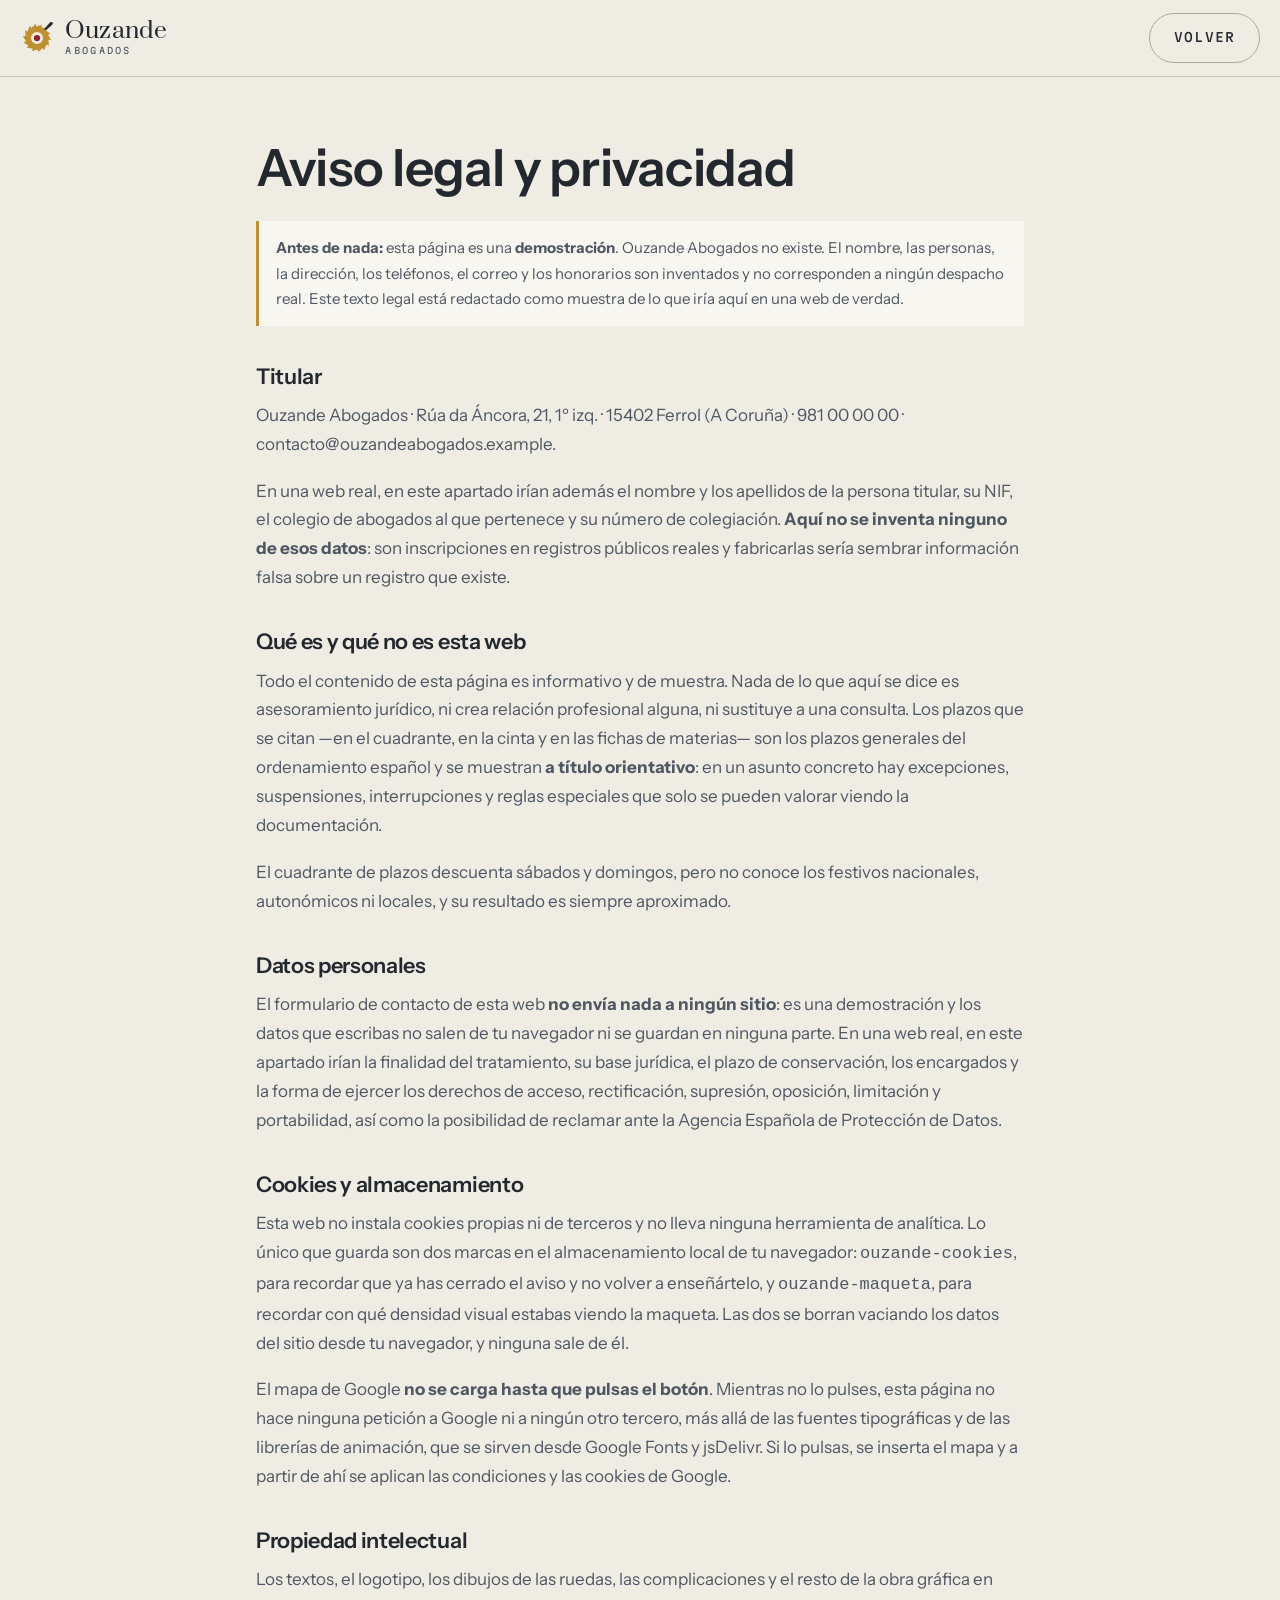
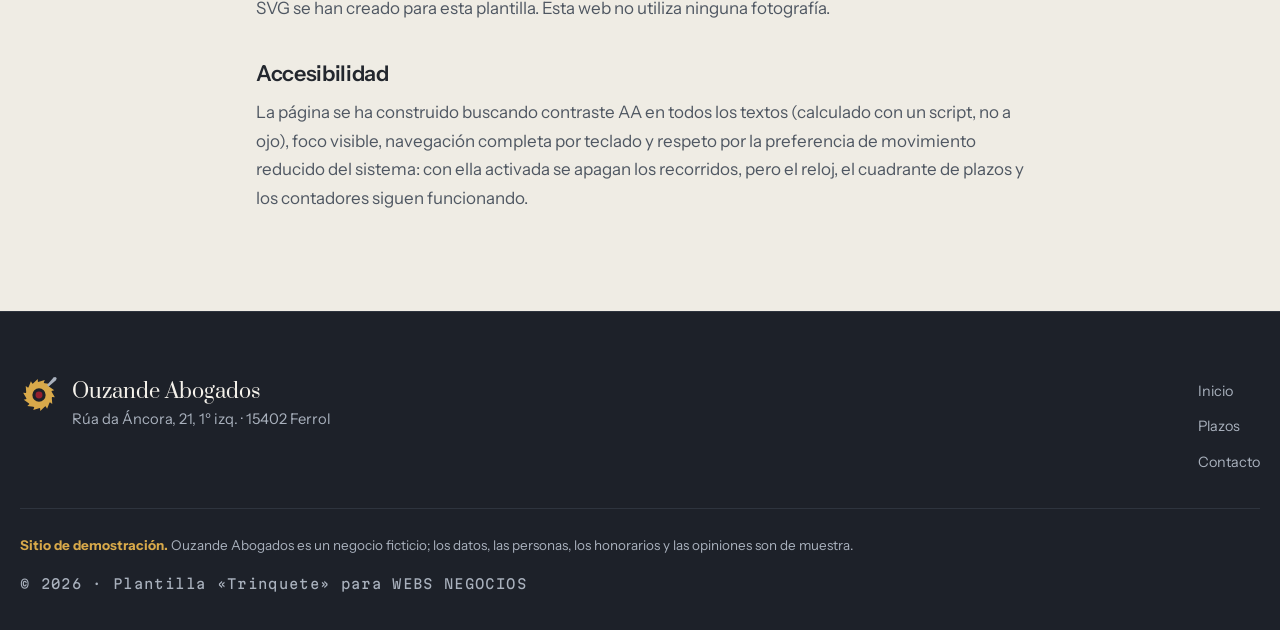
<file: legal.html>
<!DOCTYPE html>
<!--
  Sitio de demostración. Ouzande Abogados es un despacho FICTICIO.
-->
<html lang="es">
<head>
<meta charset="UTF-8">
<meta name="viewport" content="width=device-width, initial-scale=1">
<title>Aviso legal y privacidad — Ouzande Abogados</title>
<meta name="description" content="Aviso legal, privacidad y política de cookies de Ouzande Abogados. Sitio de demostración de un despacho ficticio.">
<meta name="robots" content="noindex, nofollow">
<meta name="theme-color" content="#EFECE4">
<link rel="icon" href="favicon.svg" type="image/svg+xml">
<link rel="apple-touch-icon" href="assets/img/logo/icon-180.png">
<link rel="manifest" href="manifest.json">
<link rel="preconnect" href="https://fonts.googleapis.com">
<link rel="preconnect" href="https://fonts.gstatic.com" crossorigin>
<link rel="stylesheet" href="https://fonts.googleapis.com/css2?family=Instrument+Sans:wght@400;500;600;700&family=Martian+Mono:wght@400;500;700&family=Prata&display=swap">
<link rel="stylesheet" href="css/style.css">
</head>
<body>

<a class="salto-contenido" href="#contenido">Saltar al contenido</a>

<header class="cabecera">
  <div class="cabecera-caja">
    <a class="marca" href="index.html" aria-label="Ouzande Abogados, inicio">
      <svg class="marca-icono" viewBox="0 0 48 48" aria-hidden="true">
        <path fill="currentColor" fill-rule="evenodd" d="M24.00 7.40L31.27 5.15L29.97 8.51L31.20 9.04L38.73 10.17L36.10 12.64L36.98 13.65L43.27 17.93L39.83 19.01L40.18 20.31L43.99 26.89L40.43 26.38L40.18 27.69L40.76 35.28L37.77 33.27L36.98 34.35L34.20 41.43L32.39 38.33L31.20 38.96L25.63 44.13L25.34 40.55L24.00 40.60L16.73 42.85L18.03 39.49L16.80 38.96L9.27 37.83L11.90 35.36L11.02 34.35L4.73 30.07L8.17 28.99L7.82 27.69L4.01 21.11L7.57 21.62L7.82 20.31L7.24 12.72L10.23 14.73L11.02 13.65L13.80 6.57L15.61 9.67L16.80 9.04L22.37 3.87L22.66 7.45ZM32.4 24A8.4 8.4 0 1 0 15.6 24A8.4 8.4 0 1 0 32.4 24Z"/>
        <path class="marca-uneta" fill="var(--acero)" d="M42.6 1.7 45.8 4.9 36.2 13.3 34.2 11.3Z"/>
        <circle class="marca-uneta" fill="var(--acero)" cx="44.2" cy="3.3" r="2"/>
        <circle cx="24" cy="24" r="4.4" fill="var(--rubi)"/>
      </svg>
      <span class="marca-texto">
        <span class="marca-nombre">Ouzande</span>
        <span class="marca-cola">Abogados</span>
      </span>
    </a>
    <a class="boton boton-hueco" href="index.html">Volver</a>
  </div>
</header>

<main id="contenido" class="pagina">
  <div class="container pagina-caja">
    <h1>Aviso legal y privacidad</h1>

    <p class="cuadrante-explica" style="margin-bottom:2rem">
      <strong>Antes de nada:</strong> esta página es una <strong>demostración</strong>.
      Ouzande Abogados no existe. El nombre, las personas, la dirección, los
      teléfonos, el correo y los honorarios son inventados y no corresponden a
      ningún despacho real. Este texto legal está redactado como muestra de lo
      que iría aquí en una web de verdad.
    </p>

    <h2>Titular</h2>
    <p>
      Ouzande Abogados · Rúa da Áncora, 21, 1º izq. · 15402 Ferrol (A Coruña) ·
      981 00 00 00 · contacto@ouzandeabogados.example.
    </p>
    <p>
      En una web real, en este apartado irían además el nombre y los apellidos
      de la persona titular, su NIF, el colegio de abogados al que pertenece y
      su número de colegiación. <strong>Aquí no se inventa ninguno de esos
      datos</strong>: son inscripciones en registros públicos reales y
      fabricarlas sería sembrar información falsa sobre un registro que existe.
    </p>

    <h2>Qué es y qué no es esta web</h2>
    <p>
      Todo el contenido de esta página es informativo y de muestra. Nada de lo
      que aquí se dice es asesoramiento jurídico, ni crea relación profesional
      alguna, ni sustituye a una consulta. Los plazos que se citan —en el
      cuadrante, en la cinta y en las fichas de materias— son los plazos
      generales del ordenamiento español y se muestran <strong>a título
      orientativo</strong>: en un asunto concreto hay excepciones,
      suspensiones, interrupciones y reglas especiales que solo se pueden
      valorar viendo la documentación.
    </p>
    <p>
      El cuadrante de plazos descuenta sábados y domingos, pero no conoce los
      festivos nacionales, autonómicos ni locales, y su resultado es siempre
      aproximado.
    </p>

    <h2>Datos personales</h2>
    <p>
      El formulario de contacto de esta web <strong>no envía nada a ningún
      sitio</strong>: es una demostración y los datos que escribas no salen de
      tu navegador ni se guardan en ninguna parte. En una web real, en este
      apartado irían la finalidad del tratamiento, su base jurídica, el plazo
      de conservación, los encargados y la forma de ejercer los derechos de
      acceso, rectificación, supresión, oposición, limitación y portabilidad,
      así como la posibilidad de reclamar ante la Agencia Española de
      Protección de Datos.
    </p>

    <h2>Cookies y almacenamiento</h2>
    <p>
      Esta web no instala cookies propias ni de terceros y no lleva ninguna
      herramienta de analítica. Lo único que guarda son dos marcas en el
      almacenamiento local de tu navegador: <code>ouzande-cookies</code>, para
      recordar que ya has cerrado el aviso y no volver a enseñártelo, y
      <code>ouzande-maqueta</code>, para recordar con qué densidad visual
      estabas viendo la maqueta. Las dos se borran vaciando los datos del
      sitio desde tu navegador, y ninguna sale de él.
    </p>
    <p>
      El mapa de Google <strong>no se carga hasta que pulsas el botón</strong>.
      Mientras no lo pulses, esta página no hace ninguna petición a Google ni
      a ningún otro tercero, más allá de las fuentes tipográficas y de las
      librerías de animación, que se sirven desde Google Fonts y jsDelivr. Si
      lo pulsas, se inserta el mapa y a partir de ahí se aplican las
      condiciones y las cookies de Google.
    </p>

    <h2>Propiedad intelectual</h2>
    <p>
      Los textos, el logotipo, los dibujos de las ruedas, las complicaciones y
      el resto de la obra gráfica en SVG se han creado para esta plantilla.
      Esta web no utiliza ninguna fotografía.
    </p>

    <h2>Accesibilidad</h2>
    <p>
      La página se ha construido buscando contraste AA en todos los textos
      (calculado con un script, no a ojo), foco visible, navegación completa
      por teclado y respeto por la preferencia de movimiento reducido del
      sistema: con ella activada se apagan los recorridos, pero el reloj, el
      cuadrante de plazos y los contadores siguen funcionando.
    </p>
  </div>
</main>

<footer class="pie">
  <div class="container pie-caja">
    <div class="pie-marca">
      <svg class="marca-icono" viewBox="0 0 48 48" aria-hidden="true">
        <path fill="currentColor" fill-rule="evenodd" d="M24.00 7.40L31.27 5.15L29.97 8.51L31.20 9.04L38.73 10.17L36.10 12.64L36.98 13.65L43.27 17.93L39.83 19.01L40.18 20.31L43.99 26.89L40.43 26.38L40.18 27.69L40.76 35.28L37.77 33.27L36.98 34.35L34.20 41.43L32.39 38.33L31.20 38.96L25.63 44.13L25.34 40.55L24.00 40.60L16.73 42.85L18.03 39.49L16.80 38.96L9.27 37.83L11.90 35.36L11.02 34.35L4.73 30.07L8.17 28.99L7.82 27.69L4.01 21.11L7.57 21.62L7.82 20.31L7.24 12.72L10.23 14.73L11.02 13.65L13.80 6.57L15.61 9.67L16.80 9.04L22.37 3.87L22.66 7.45ZM32.4 24A8.4 8.4 0 1 0 15.6 24A8.4 8.4 0 1 0 32.4 24Z"/>
        <path class="marca-uneta" fill="var(--acero)" d="M42.6 1.7 45.8 4.9 36.2 13.3 34.2 11.3Z"/>
        <circle class="marca-uneta" fill="var(--acero)" cx="44.2" cy="3.3" r="2"/>
        <circle cx="24" cy="24" r="4.4" fill="var(--rubi)"/>
      </svg>
      <p><strong>Ouzande Abogados</strong><br>Rúa da Áncora, 21, 1º izq. · 15402 Ferrol</p>
    </div>
    <nav class="pie-nav" aria-label="Pie">
      <ul>
        <li><a href="index.html">Inicio</a></li>
        <li><a href="index.html#cuadrante">Plazos</a></li>
        <li><a href="index.html#contacto">Contacto</a></li>
      </ul>
    </nav>
    <div class="pie-avisos">
      <p class="pie-demo">
        <strong>Sitio de demostración.</strong> Ouzande Abogados es un negocio
        ficticio; los datos, las personas, los honorarios y las opiniones son
        de muestra.
      </p>
      <p class="pie-copy">© 2026 · Plantilla «Trinquete» para WEBS NEGOCIOS</p>
    </div>
  </div>
</footer>

</body>
</html>
</file>
<file: css/style.css>
/* =========================================================================
   Ouzande Abogados — plantilla «Trinquete»
   La ley como mecanismo: latón, acero y una esfera clara.

   Reglas de la casa:
   · Ningún texto se apaga con `opacity`. Cada nivel tiene su token medido
     con `scripts/contraste.js` (22 parejas, todas ≥ 4,5:1).
   · Hay DOS latones: `--laton` es el de TEXTO (5,3:1 sobre la esfera) y
     `--laton-sup` es el de SUPERFICIE (dientes, arcos, filos). No se
     intercambian.
   · Ningún selector pone `transform` a las manecillas ni a los <g> que
     mueve el JS: escribiría en el atributo y el CSS lo pisaría.
   ========================================================================= */

:root {
  /* La esfera */
  --esfera:     #EFECE4;
  --panel:      #E4E0D5;
  --placa:      #F8F6F1;
  --linea:      #CDC7B7;
  --canto:      #B3AA95;
  --acero:      #23272E;
  --acero-medio:#4F5762;
  --laton:      #7E5A0B;
  --laton-sup:  #C08F2E;
  --rubi:       #94202E;
  --marcador:   #616977;

  /* La caja, vista por el fondo */
  --caja:       #14171C;
  --caja-alta:  #1D2129;
  --caja-linea: #2E343E;
  --hueso:      #F4F1EA;
  --niebla:     #A9B1BD;
  --laton-claro:#D8A94A;

  --fuente-nombre: 'Prata', 'Times New Roman', serif;
  --fuente-cuerpo: 'Instrument Sans', system-ui, -apple-system, sans-serif;
  --fuente-tecnica:'Martian Mono', ui-monospace, 'Courier New', monospace;

  --ancho: min(1240px, 100% - 2.5rem);
  --radio: 2px;
  --cabecera-alto: 76px;
}

/* ---------------------------- Reset y base ---------------------------- */
*, *::before, *::after { box-sizing: border-box; }

html {
  /* Solo el eje X: `overflow: clip` a secas deja la página sin caja de
     scroll vertical si Lenis no llega a cargar. */
  overflow-x: clip;
  -webkit-text-size-adjust: 100%;
}

body {
  margin: 0;
  background: var(--esfera);
  color: var(--acero-medio);
  font-family: var(--fuente-cuerpo);
  font-size: clamp(1rem, .96rem + .2vw, 1.0625rem);
  line-height: 1.7;
  overflow-x: clip;
  -webkit-font-smoothing: antialiased;
}

html.bloqueo-scroll, html.bloqueo-scroll body { overflow: hidden; height: 100%; }

/* Hoja de Lenis embebida: sin ella el scroll suave se pelea con el del
   navegador y «va lentísimo». No depende del CDN. */
html.lenis, html.lenis body { height: auto; }
.lenis.lenis-smooth { scroll-behavior: auto !important; }
.lenis.lenis-smooth [data-lenis-prevent] { overscroll-behavior: contain; }
.lenis.lenis-stopped { overflow: clip; }
.lenis.lenis-smooth iframe { pointer-events: none; }

img, svg, canvas { display: block; max-width: 100%; }
img { height: auto; }

h1, h2, h3 { color: var(--acero); line-height: 1.08; margin: 0; font-weight: 600; letter-spacing: -.015em; }
p { margin: 0 0 1.05em; }
ul, ol { margin: 0; padding: 0; list-style: none; }

a { color: var(--acero); text-decoration-color: var(--laton-sup); text-underline-offset: .22em; }
a:hover { color: var(--laton); }

:focus-visible { outline: 2px solid var(--laton); outline-offset: 3px; border-radius: 2px; }

.sr {
  position: absolute; width: 1px; height: 1px; padding: 0; margin: -1px;
  overflow: hidden; clip: rect(0 0 0 0); white-space: nowrap; border: 0;
}

.salto-contenido {
  position: fixed; top: -100px; left: 1rem; z-index: 999;
  background: var(--acero); color: var(--esfera); padding: .7rem 1.1rem;
  font-weight: 600; border-radius: var(--radio); transition: top .2s;
}
.salto-contenido:focus { top: 1rem; color: var(--esfera); }

.container { width: var(--ancho); margin-inline: auto; }
.sprite-oculto { position: absolute; width: 0; height: 0; overflow: hidden; }

section[id] { scroll-margin-top: calc(var(--cabecera-alto) + 14px); }

/* ---------------------------- Tipos base ---------------------------- */
.etiqueta {
  font-family: var(--fuente-tecnica);
  font-size: .68rem; font-weight: 500; letter-spacing: .2em;
  text-transform: uppercase; color: var(--laton); margin: 0 0 1.1rem;
}
.etiqueta-clara { color: var(--laton-claro); }

.cifra, .tabla-precio, .dial-num {
  font-family: var(--fuente-tecnica);
  font-variant-numeric: tabular-nums;
}

.seccion-cabeza { max-width: 44rem; margin: 0 0 clamp(2.6rem, 5vw, 4.2rem); }
.seccion-cabeza-ancha { max-width: 52rem; }
.seccion-cabeza h2 { font-size: clamp(2.1rem, 1.3rem + 3.4vw, 3.9rem); }
.seccion-entrada { margin-top: 1.4rem; font-size: 1.06em; }

section { padding: clamp(4.5rem, 8vw, 8rem) 0; }

/* Char-reveal: la palabra entera es inline-block + nowrap, o parte en
   «se / mana». El estado oculto lo pone GSAP, no el CSS. */
.palabra { display: inline-block; overflow: hidden; white-space: nowrap; vertical-align: bottom; }
.palabra-inner { display: inline-block; will-change: transform; }

/* ------------------------------ Botones ------------------------------ */
.boton {
  display: inline-flex; align-items: center; justify-content: center;
  gap: .5rem; padding: .82rem 1.5rem;
  font-family: var(--fuente-tecnica);
  font-size: .78rem; font-weight: 500; letter-spacing: .09em;
  text-transform: uppercase; text-decoration: none;
  border-radius: 999px; border: 1.4px solid transparent;
  cursor: pointer; transition: background .25s, color .25s, border-color .25s;
}
.boton-solido { background: var(--acero); color: var(--esfera); }
.boton-solido:hover { background: var(--laton); color: var(--esfera); }
.boton-hueco { background: transparent; color: var(--acero); border-color: var(--canto); }
.boton-hueco:hover { border-color: var(--laton); color: var(--laton); }
.boton-magnetico { will-change: transform; }

/* ------------------------------ Cortina ------------------------------
   Dos medias platinas con los cantos dentados. Sin JS no se muestra
   siquiera: si se mostrase y el JS no llegara, taparía la página. */
.cortina { display: none; }
html.js-si .cortina {
  display: block; position: fixed; inset: 0; z-index: 1000;
  pointer-events: none;
}
/* La retirada TIENE que ganar a la regla que la muestra: sin repetir aquí
   el html.js-si, el selector de arriba (0,2,1) pisa a .cortina.oculta
   (0,2,0) y la cortina se queda en el DOM tapando la página cuando no hay
   GSAP que la aparte con un transform. Se ve solo en la pasada sin CDN. */
html.js-si .cortina.oculta { display: none; }

.cortina-mitad {
  position: absolute; left: 0; width: 100%; height: 52%;
  background: var(--caja);
  display: grid; place-items: center;
}
.cortina-arriba {
  top: 0;
  /* Dientes en el canto inferior. El JS reescribe el polígono con el
     número exacto de dientes; esto es el estado de partida. */
  clip-path: polygon(0 0, 100% 0, 100% 88%, 96.875% 100%, 93.75% 88%, 90.625% 100%, 87.5% 88%, 84.375% 100%, 81.25% 88%, 78.125% 100%, 75% 88%, 71.875% 100%, 68.75% 88%, 65.625% 100%, 62.5% 88%, 59.375% 100%, 56.25% 88%, 53.125% 100%, 50% 88%, 46.875% 100%, 43.75% 88%, 40.625% 100%, 37.5% 88%, 34.375% 100%, 31.25% 88%, 28.125% 100%, 25% 88%, 21.875% 100%, 18.75% 88%, 15.625% 100%, 12.5% 88%, 9.375% 100%, 6.25% 88%, 3.125% 100%, 0 88%);
}
.cortina-abajo {
  bottom: 0;
  clip-path: polygon(0 100%, 100% 100%, 100% 12%, 96.875% 0, 93.75% 12%, 90.625% 0, 87.5% 12%, 84.375% 0, 81.25% 12%, 78.125% 0, 75% 12%, 71.875% 0, 68.75% 12%, 65.625% 0, 62.5% 12%, 59.375% 0, 56.25% 12%, 53.125% 0, 50% 12%, 46.875% 0, 43.75% 12%, 40.625% 0, 37.5% 12%, 34.375% 0, 31.25% 12%, 28.125% 0, 25% 12%, 21.875% 0, 18.75% 12%, 15.625% 0, 12.5% 12%, 9.375% 0, 6.25% 12%, 3.125% 0, 0 12%);
}
.cortina-contenido { text-align: center; padding-bottom: 6%; }
.cortina-abajo .cortina-contenido { padding: 6% 0 0; }
.cortina-dial { width: clamp(84px, 14vw, 132px); height: auto; margin: 0 auto 1.1rem; }
.cortina-marca {
  font-family: var(--fuente-nombre); color: var(--hueso);
  font-size: clamp(2.4rem, 7vw, 4.4rem); margin: 0; line-height: 1;
}
.cortina-pie {
  font-family: var(--fuente-tecnica); color: var(--laton-claro);
  font-size: clamp(.62rem, 1.6vw, .78rem); letter-spacing: .34em;
  text-transform: uppercase; margin: 0;
}

/* ------------------------------- Cursor ------------------------------- */
.cursor { display: none; }
html.cursor-activo .cursor {
  display: block; position: fixed; top: 0; left: 0; z-index: 900;
  width: 40px; height: 40px; margin: -20px 0 0 -20px;
  pointer-events: none; color: var(--laton);
  transition: color .2s;
}
html.cursor-activo .cursor svg { width: 100%; height: 100%; transition: transform .3s cubic-bezier(.2,.8,.2,1); }
html.cursor-activo .cursor.cursor-enlace svg { transform: scale(1.45); }
html.cursor-activo .cursor.cursor-enlace { color: var(--rubi); }
html.cursor-activo, html.cursor-activo a, html.cursor-activo button { cursor: none; }

/* ------------------------------ Cabecera ------------------------------ */
.cabecera {
  position: fixed; top: 0; left: 0; right: 0; z-index: 800;
  background: color-mix(in srgb, var(--esfera) 88%, transparent);
  backdrop-filter: blur(10px);
  border-bottom: 1px solid var(--linea);
}
.cabecera-caja {
  width: var(--ancho); margin-inline: auto;
  height: var(--cabecera-alto);
  display: flex; align-items: center; gap: clamp(.8rem, 2vw, 2rem);
}
.marca { display: flex; align-items: center; gap: .7rem; text-decoration: none; color: var(--acero); margin-right: auto; }
.marca-icono { width: 34px; height: 34px; color: var(--laton-sup); flex: 0 0 auto; }
/* La uñeta es de acero y el acero desaparece sobre la caja oscura. */
.pie-marca .marca-uneta { fill: var(--niebla); }
.marca-texto { display: flex; flex-direction: column; line-height: 1; }
.marca-nombre { font-family: var(--fuente-nombre); font-size: 1.42rem; letter-spacing: .005em; }
.marca-cola {
  font-family: var(--fuente-tecnica); font-size: .56rem; letter-spacing: .26em;
  text-transform: uppercase; color: var(--acero-medio); margin-top: .22rem;
}

.nav ul { display: flex; gap: clamp(.9rem, 1.8vw, 1.9rem); }
.nav a {
  font-family: var(--fuente-tecnica); font-size: .7rem; letter-spacing: .12em;
  text-transform: uppercase; text-decoration: none; color: var(--acero-medio);
  padding: .4rem 0; border-bottom: 1.5px solid transparent;
}
.nav a:hover { color: var(--acero); border-bottom-color: var(--laton-sup); }

.avance { display: flex; align-items: center; gap: .5rem; flex: 0 0 auto; }
.avance svg { width: 34px; height: 34px; }
.avance-cifra {
  font-family: var(--fuente-tecnica); font-size: .66rem; font-variant-numeric: tabular-nums;
  color: var(--acero-medio); min-width: 3.1em;
}
.cabecera-cta { padding: .62rem 1.15rem; font-size: .68rem; }

.menu-boton {
  display: none; position: relative; z-index: 2;
  width: 44px; height: 44px; padding: 0;
  background: transparent; border: 1.4px solid var(--canto); border-radius: 999px;
  cursor: pointer;
}
.menu-barra {
  display: block; width: 17px; height: 1.6px; margin: 0 auto;
  background: var(--acero); transition: transform .3s, opacity .2s;
}
.menu-barra + .menu-barra { margin-top: 5px; }
.menu-boton[aria-expanded="true"] .menu-barra:first-of-type { transform: translateY(3.3px) rotate(45deg); }
.menu-boton[aria-expanded="true"] .menu-barra:last-of-type { transform: translateY(-3.3px) rotate(-45deg); }

/* El botón queda POR ENCIMA de la cortina del menú: si no, abre pero no
   cierra (trampa ya pagada). */
.menu-movil {
  position: fixed; inset: 0; z-index: 790;
  background: var(--caja); color: var(--hueso);
  display: flex; flex-direction: column; justify-content: center; gap: 2rem;
  padding: 6rem 2rem 3rem;
  opacity: 0; visibility: hidden; transform: translateY(-2%);
  transition: opacity .35s, transform .45s cubic-bezier(.2,.8,.2,1), visibility .35s;
}
.menu-movil.abierto { opacity: 1; visibility: visible; transform: none; }
.menu-movil ul { display: flex; flex-direction: column; gap: .35rem; }
.menu-movil a {
  font-family: var(--fuente-nombre); font-size: clamp(1.9rem, 8vw, 2.6rem);
  color: var(--hueso); text-decoration: none; display: block; padding: .2rem 0;
  border-bottom: 1px solid var(--caja-linea);
}
.menu-movil a:hover { color: var(--laton-claro); }
.menu-pie {
  font-family: var(--fuente-tecnica); font-size: .68rem; letter-spacing: .1em;
  color: var(--niebla); margin: 0;
}

/* ------------------------------- Portada ------------------------------- */
.hero {
  position: relative;
  padding: calc(var(--cabecera-alto) + clamp(2rem, 5vw, 4.5rem)) 0 clamp(4rem, 7vw, 6.5rem);
  min-height: 100svh;
  display: flex; flex-direction: column; justify-content: center;
  background:
    radial-gradient(1100px 620px at 78% 42%, color-mix(in srgb, var(--laton-sup) 13%, transparent), transparent 62%),
    var(--esfera);
  overflow: hidden;
}
.hero-caja {
  display: grid; grid-template-columns: minmax(0, 1.02fr) minmax(0, 1fr);
  gap: clamp(2rem, 4vw, 4rem); align-items: center;
}
.hero-titular {
  font-size: clamp(2.5rem, 1.1rem + 5.6vw, 5.6rem);
  font-weight: 600; letter-spacing: -.028em; margin-bottom: 1.6rem;
}
.hero-entrada { max-width: 34rem; font-size: 1.07em; }
.hero-acciones { display: flex; flex-wrap: wrap; gap: .8rem; margin: 2rem 0 2.6rem; }

.hero-datos {
  display: grid; grid-template-columns: repeat(3, minmax(0, 1fr));
  gap: 1px; margin: 0; background: var(--linea);
  border: 1px solid var(--linea);
}
.hero-datos > div { background: var(--esfera); padding: 1rem 1.05rem; }
.hero-datos dt {
  font-family: var(--fuente-tecnica); font-size: .6rem; letter-spacing: .13em;
  text-transform: uppercase; color: var(--acero-medio); margin-bottom: .45rem;
}
.hero-datos dd {
  margin: 0; font-family: var(--fuente-tecnica); font-size: .78rem;
  color: var(--acero); line-height: 1.35;
}
.hero-datos .cifra { display: block; font-size: 1.85rem; font-weight: 700; color: var(--laton); line-height: 1; margin-bottom: .18rem; }

.hero-mecanismo { margin: 0; width: 100%; }
/* El reloj es quien tiene la caja cuadrada y las capas absolutas; la lectura
   de la hora vive fuera, o en móvil se le monta encima. */
.hero-reloj { position: relative; aspect-ratio: 1; width: 100%; }
.hero-canvas, .hero-esfera { position: absolute; inset: 0; width: 100%; height: 100%; }
.hero-esfera { pointer-events: none; }
.esfera-firma { font-family: var(--fuente-nombre); font-size: 34px; fill: var(--acero); }
/* El grabado va sobre el mecanismo: halo del color del fondo con
   paint-order en vez de un plato opaco que taparía las ruedas. */
.esfera-firma, .esfera-sello, .esfera-pie {
  paint-order: stroke fill; stroke: var(--esfera); stroke-linejoin: round;
}
.esfera-firma { stroke-width: 7px; }
.esfera-sello, .esfera-pie { stroke-width: 4.5px; }
.esfera-sello, .esfera-pie {
  font-family: var(--fuente-tecnica); font-size: 10px; letter-spacing: .34em;
  fill: var(--acero-medio);
}
.esfera-pie { font-size: 9px; letter-spacing: .28em; }

.hero-hora {
  display: flex; flex-direction: column; align-items: center; gap: .1rem;
  margin-top: .9rem; text-align: center; white-space: nowrap;
}
.hero-hora-dato {
  font-family: var(--fuente-tecnica); font-size: 1.05rem; font-weight: 500;
  font-variant-numeric: tabular-nums; color: var(--acero); letter-spacing: .06em;
}
.hero-hora-nota {
  font-family: var(--fuente-tecnica); font-size: .58rem; letter-spacing: .16em;
  text-transform: uppercase; color: var(--acero-medio);
}

.hero-scroll {
  position: absolute; left: 50%; bottom: 1.1rem; transform: translateX(-50%);
  margin: 0; font-family: var(--fuente-tecnica); font-size: .58rem;
  letter-spacing: .22em; text-transform: uppercase; color: var(--acero-medio);
}
.hero-scroll span { position: relative; padding-left: 1.6rem; }
.hero-scroll span::before {
  content: ""; position: absolute; left: 0; top: 50%; width: 1rem; height: 1px;
  background: var(--laton-sup);
}

/* ----------------------------- Cuadrante ----------------------------- */
.cuadrante { background: var(--panel); border-block: 1px solid var(--linea); }
.cuadrante-caja {
  display: grid; grid-template-columns: minmax(0, 1fr) minmax(0, 1.05fr);
  gap: clamp(1.6rem, 3.5vw, 3.4rem); align-items: start;
}
.cuadrante-mandos { display: flex; flex-direction: column; gap: 1.3rem; }

.campo { display: flex; flex-direction: column; gap: .45rem; }
.campo label {
  font-family: var(--fuente-tecnica); font-size: .66rem; letter-spacing: .13em;
  text-transform: uppercase; color: var(--acero);
}
.campo-nota { text-transform: none; letter-spacing: .02em; color: var(--acero-medio); }
.campo input, .campo select, .campo textarea {
  font-family: var(--fuente-cuerpo); font-size: 1rem; color: var(--acero);
  background: var(--placa); border: 1.4px solid var(--canto);
  border-radius: var(--radio); padding: .78rem .9rem; width: 100%;
}
.campo select { font-family: var(--fuente-cuerpo); appearance: none;
  background-image: linear-gradient(45deg, transparent 50%, var(--acero) 50%), linear-gradient(135deg, var(--acero) 50%, transparent 50%);
  background-position: calc(100% - 20px) calc(50% + 2px), calc(100% - 14px) calc(50% + 2px);
  background-size: 6px 6px, 6px 6px; background-repeat: no-repeat; padding-right: 2.6rem;
}
.campo input::placeholder, .campo textarea::placeholder { color: var(--marcador); }
.campo textarea { resize: vertical; }

.cuadrante-explica {
  margin: 0; padding: .9rem 1.05rem;
  background: var(--placa); border-left: 3px solid var(--laton-sup);
  font-size: .94rem; color: var(--acero-medio); min-height: 4.2rem;
}
.cuadrante-aviso p {
  margin: 0; font-size: .84rem; line-height: 1.6; color: var(--acero-medio);
  padding-top: .9rem; border-top: 1px solid var(--canto);
}
.cuadrante-aviso strong { color: var(--acero); }

.cuadrante-lectura { display: flex; flex-direction: column; gap: 1.5rem; align-items: center; }
.cuadrante-dial { margin: 0; width: min(100%, 340px); }
.cuadrante-dial svg { width: 100%; height: auto; }
.dial-num {
  font-family: var(--fuente-tecnica); font-size: 40px; font-weight: 700;
  fill: var(--acero); font-variant-numeric: tabular-nums;
}
.dial-unidad {
  font-family: var(--fuente-tecnica); font-size: 10px; letter-spacing: .18em;
  text-transform: uppercase; fill: var(--acero-medio);
}
.cuadrante-dial.apura #dial-arco { stroke: var(--rubi); }
.cuadrante-dial.apura .dial-num { fill: var(--rubi); }
.cuadrante-dial.vencido #dial-arco { stroke: var(--rubi); }
.cuadrante-dial.vencido .dial-num { fill: var(--rubi); font-size: 30px; }

.cuadrante-salida { width: min(100%, 420px); border-top: 1px solid var(--canto); }
.salida-linea {
  display: flex; justify-content: space-between; gap: 1rem; align-items: baseline;
  margin: 0; padding: .62rem 0; border-bottom: 1px solid var(--linea);
}
.salida-clave {
  font-family: var(--fuente-tecnica); font-size: .62rem; letter-spacing: .14em;
  text-transform: uppercase; color: var(--acero-medio);
}
.salida-valor {
  font-family: var(--fuente-tecnica); font-size: .86rem; color: var(--acero);
  text-align: right; font-variant-numeric: tabular-nums;
}
.salida-valor.malo { color: var(--rubi); }
.cuadrante-cta { align-self: stretch; }

/* --------------------------- Tren de rodaje --------------------------- */
.rodaje { background: var(--caja); color: var(--niebla); padding: 0; }
.rodaje-pin { padding: clamp(4.5rem, 8vw, 7rem) 0 clamp(3rem, 5vw, 4.5rem); }
.rodaje-cabeza {
  display: grid; grid-template-columns: minmax(0, 1.3fr) minmax(0, 1fr);
  gap: clamp(1.4rem, 3vw, 3rem); align-items: end;
  margin-bottom: clamp(2.2rem, 4vw, 3.4rem);
}
.rodaje-titular { color: var(--hueso); font-size: clamp(2rem, 1.2rem + 3.2vw, 3.6rem); }
.rodaje-entrada { margin: 0; color: var(--niebla); }

.rodaje-pista {
  display: flex; gap: 1.4rem;
  width: var(--ancho); margin-inline: auto;
  overflow-x: auto; scroll-snap-type: x mandatory;
  padding-bottom: .6rem;
  scrollbar-width: thin;
}
.rodaje-pin.pin-activo .rodaje-pista {
  overflow: visible; width: auto; margin-left: max((100vw - min(1240px, 100vw - 2.5rem)) / 2, 1.25rem);
  scroll-snap-type: none;
}
.rueda {
  flex: 0 0 min(84vw, 380px); scroll-snap-align: start;
  background: var(--caja-alta); border: 1px solid var(--caja-linea);
  border-radius: var(--radio); padding: 1.6rem 1.5rem 1.7rem;
  display: flex; flex-direction: column;
}
.rueda-cabeza { display: flex; align-items: center; justify-content: space-between; margin-bottom: 1.1rem; }
.rueda-num {
  font-family: var(--fuente-tecnica); font-size: .72rem; font-weight: 700;
  letter-spacing: .16em; color: var(--laton-claro);
}
.rueda-svg { width: 62px; height: 62px; }
.rueda h3 { color: var(--hueso); font-size: 1.55rem; margin-bottom: .2rem; }
.rueda-nombre {
  font-family: var(--fuente-tecnica); font-size: .64rem; letter-spacing: .2em;
  text-transform: uppercase; color: var(--laton-claro); margin-bottom: 1rem;
}
.rueda-texto { color: var(--niebla); font-size: .96rem; margin-bottom: 1.2rem; flex: 1; }
.rueda-dato {
  margin: 0; padding-top: .85rem; border-top: 1px solid var(--caja-linea);
  font-family: var(--fuente-tecnica); font-size: .68rem; letter-spacing: .06em;
  color: var(--niebla);
}
.rueda-dato span { color: var(--hueso); font-weight: 700; }

.rodaje-pie { display: flex; align-items: center; gap: 1.2rem; margin-top: clamp(1.6rem, 3vw, 2.4rem); }
.rodaje-barra { flex: 1; height: 2px; background: var(--caja-linea); }
.rodaje-barra span { display: block; height: 100%; width: 0; background: var(--laton-claro); transition: width .12s linear; }
.rodaje-nota {
  margin: 0; font-family: var(--fuente-tecnica); font-size: .6rem;
  letter-spacing: .16em; text-transform: uppercase; color: var(--niebla);
  white-space: nowrap;
}

/* ------------------------------- Cinta ------------------------------- */
.cinta {
  background: var(--laton-sup); color: var(--acero);
  padding: .95rem 0; overflow: hidden; border-block: 1px solid var(--laton);
}
.cinta-pista { display: flex; width: max-content; will-change: transform; }
.cinta-grupo { display: flex; align-items: center; gap: 1.6rem; padding-right: 1.6rem; }
.cinta-grupo span {
  font-family: var(--fuente-tecnica); font-size: .72rem; letter-spacing: .05em;
  white-space: nowrap; color: var(--acero);
}
.cinta-grupo b { font-weight: 700; }
.cinta-grupo i { font-style: normal; color: var(--acero); opacity: .55; }

/* ------------------------------ Materias ------------------------------ */
/* Sticky-stack: el <li> es el sticky y el recorrido lo da su margin-bottom.
   `min-height` en el <li> + tarjeta sticky dentro = tarjetas fantasma. */
.pila { display: block; }
.pila-item {
  position: sticky; top: calc(var(--cabecera-alto) + 1.4rem);
  margin-bottom: clamp(2rem, 6vw, 5rem);
}
.pila-item:last-child { margin-bottom: 0; }

.tarjeta {
  display: grid; grid-template-columns: minmax(0, 1.5fr) minmax(0, 1fr);
  gap: clamp(1.4rem, 3vw, 3rem); align-items: center;
  background: var(--placa); border: 1px solid var(--canto);
  border-radius: var(--radio); padding: clamp(1.5rem, 3vw, 2.8rem);
  box-shadow: 0 18px 40px -34px rgba(35, 39, 46, .55);
  transition: border-color .4s;
}
.pila-item.activa .tarjeta { border-color: var(--laton-sup); }
.tarjeta-num {
  font-family: var(--fuente-tecnica); font-size: .72rem; font-weight: 700;
  letter-spacing: .18em; color: var(--laton); margin-bottom: .6rem;
}
.tarjeta h3 { font-size: clamp(1.8rem, 1.2rem + 1.8vw, 2.7rem); margin-bottom: .8rem; }
.tarjeta-entrada { margin-bottom: 1.3rem; }
.tarjeta-lista { display: flex; flex-direction: column; gap: .48rem; }
.tarjeta-lista li {
  position: relative; padding-left: 1.5rem; font-size: .95rem; color: var(--acero-medio);
}
.tarjeta-lista li::before {
  content: ""; position: absolute; left: 0; top: .62em;
  width: 8px; height: 8px; background: var(--laton-sup);
  clip-path: polygon(50% 0, 100% 50%, 50% 100%, 0 50%);
}
.tarjeta-complicacion { text-align: center; }
.complicacion { width: min(100%, 220px); height: auto; margin: 0 auto 1rem; }
.complicacion-dato {
  margin: 0; font-family: var(--fuente-tecnica); font-size: .68rem;
  line-height: 1.6; color: var(--acero);
}
.complicacion-dato span { display: block; font-size: 2.4rem; font-weight: 700; color: var(--laton); line-height: 1; }
.complicacion-dato em { font-style: normal; color: var(--acero-medio); font-size: .92em; }

/* ------------------------------ Despacho ------------------------------ */
.despacho { background: var(--panel); border-block: 1px solid var(--linea); }
.personas {
  display: grid; grid-template-columns: repeat(auto-fit, minmax(min(100%, 17rem), 1fr));
  gap: clamp(1.4rem, 3vw, 2.4rem);
}
.persona { background: var(--placa); border: 1px solid var(--canto); border-radius: var(--radio); padding: 1.8rem 1.6rem; }
.persona-pieza { margin-bottom: 1.2rem; }
.pieza { width: 86px; height: 86px; }
.persona h3 { font-size: 1.3rem; margin-bottom: .3rem; }
.persona-cargo {
  font-family: var(--fuente-tecnica); font-size: .62rem; letter-spacing: .13em;
  text-transform: uppercase; color: var(--laton); margin-bottom: 1rem;
}
.persona-texto { margin: 0; font-size: .95rem; }

.marcador {
  display: grid; grid-template-columns: repeat(auto-fit, minmax(min(100%, 11rem), 1fr));
  gap: 1px; background: var(--canto); border: 1px solid var(--canto);
  margin-top: clamp(2.2rem, 4vw, 3.4rem);
}
.marcador-dato { background: var(--panel); padding: 1.4rem 1.2rem; }
.marcador-cifra {
  font-family: var(--fuente-tecnica); font-size: clamp(1.9rem, 1.2rem + 1.8vw, 2.6rem);
  font-weight: 700; color: var(--acero); margin: 0 0 .35rem; line-height: 1;
  font-variant-numeric: tabular-nums;
}
.marcador-pie {
  margin: 0; font-family: var(--fuente-tecnica); font-size: .6rem;
  letter-spacing: .1em; line-height: 1.6; color: var(--acero-medio);
}
.marcador-aviso { margin: 1.3rem 0 0; font-size: .88rem; max-width: 46rem; }

/* ----------------------------- Honorarios ----------------------------- */
.tabla-caja { border: 1px solid var(--canto); }
.tabla { width: 100%; border-collapse: collapse; background: var(--placa); }
.tabla th, .tabla td { text-align: left; padding: 1rem 1.2rem; border-bottom: 1px solid var(--linea); vertical-align: top; }
.tabla thead th {
  font-family: var(--fuente-tecnica); font-size: .6rem; letter-spacing: .16em;
  text-transform: uppercase; color: var(--esfera); background: var(--acero);
  font-weight: 500; border-bottom: none;
}
.tabla tbody th { font-weight: 600; color: var(--acero); font-size: 1rem; width: 30%; }
.tabla-precio { font-size: 1.05rem; font-weight: 700; color: var(--laton); white-space: nowrap; width: 18%; }
.tabla tbody td:last-child { font-size: .93rem; }
.tabla tbody tr:last-child th, .tabla tbody tr:last-child td { border-bottom: none; }
.honorarios-aviso { margin: 1.4rem 0 0; font-size: .88rem; max-width: 48rem; }
.honorarios-aviso strong { color: var(--acero); }

/* ----------------------------- Preguntas ----------------------------- */
.preguntas-caja { max-width: 56rem; }
.acordeon { border-top: 1px solid var(--canto); }
.pregunta { border-bottom: 1px solid var(--canto); }
.pregunta summary {
  list-style: none; cursor: pointer; padding: 1.25rem 3rem 1.25rem 0;
  position: relative; color: var(--acero); font-size: 1.1rem; font-weight: 500;
}
.pregunta summary::-webkit-details-marker { display: none; }
.pregunta summary::after {
  content: ""; position: absolute; right: .4rem; top: 50%;
  width: 22px; height: 22px; margin-top: -11px;
  background: var(--laton-sup);
  clip-path: polygon(50% 0, 62% 38%, 100% 50%, 62% 62%, 50% 100%, 38% 62%, 0 50%, 38% 38%);
  transition: transform .35s cubic-bezier(.2,.8,.2,1);
}
.pregunta[open] summary::after { transform: rotate(135deg); }
.pregunta summary:hover { color: var(--laton); }
.pregunta-cuerpo { padding: 0 3rem 1.4rem 0; }
.pregunta-cuerpo p { margin: 0; }

/* ------------------------------ Contacto ------------------------------ */
.contacto { background: var(--caja); color: var(--niebla); }
.contacto h2 { color: var(--hueso); }
.contacto-rejilla {
  display: grid; grid-template-columns: minmax(0, 1fr) minmax(0, 1fr);
  gap: clamp(1.8rem, 4vw, 3.6rem); align-items: start;
}
.formulario { display: flex; flex-direction: column; gap: 1.1rem; }
.contacto .campo label { color: var(--hueso); }
.contacto .campo-nota { color: var(--niebla); }
.contacto .campo input, .contacto .campo textarea {
  background: var(--caja-alta); border-color: var(--caja-linea); color: var(--hueso);
}
.contacto .campo input::placeholder, .contacto .campo textarea::placeholder { color: var(--niebla); }
.campo-check { flex-direction: row; align-items: flex-start; gap: .65rem; }
.campo-check input { width: 18px; height: 18px; flex: 0 0 auto; margin-top: .26rem; accent-color: var(--laton-claro); }
.campo-check label {
  font-family: var(--fuente-cuerpo); font-size: .9rem; text-transform: none;
  letter-spacing: 0; line-height: 1.55; color: var(--niebla);
}
.campo-check a { color: var(--hueso); }
.formulario .boton-solido { background: var(--laton-claro); color: var(--caja); align-self: flex-start; }
.formulario .boton-solido:hover { background: var(--hueso); color: var(--caja); }
.formulario-respuesta { margin: 0; font-size: .9rem; color: var(--laton-claro); min-height: 1.4rem; }

.contacto-datos ul { display: flex; flex-direction: column; border-top: 1px solid var(--caja-linea); }
.contacto-datos li {
  display: grid; grid-template-columns: 9.5rem minmax(0, 1fr); gap: 1rem;
  padding: .95rem 0; border-bottom: 1px solid var(--caja-linea);
}
.dato-clave {
  font-family: var(--fuente-tecnica); font-size: .6rem; letter-spacing: .14em;
  text-transform: uppercase; color: var(--niebla); padding-top: .25rem;
}
.dato-valor { color: var(--hueso); font-size: .98rem; line-height: 1.55; }
.dato-valor a { color: var(--laton-claro); }
.dato-valor em { font-style: normal; color: var(--niebla); font-size: .88em; }

.mapa { margin-top: 1.6rem; }
.mapa .boton-hueco { color: var(--hueso); border-color: var(--caja-linea); }
.mapa .boton-hueco:hover { color: var(--laton-claro); border-color: var(--laton-claro); }
.mapa-nota { margin: .9rem 0 0; font-size: .82rem; color: var(--niebla); }
.mapa iframe { width: 100%; height: 300px; border: 1px solid var(--caja-linea); margin-top: 1rem; }

/* -------------------------------- Pie -------------------------------- */
.pie { background: var(--caja-alta); color: var(--niebla); padding: clamp(2.6rem, 5vw, 4rem) 0 2.4rem; border-top: 1px solid var(--caja-linea); }
.pie-caja { display: grid; grid-template-columns: minmax(0, 1fr) auto; gap: 2rem 3rem; }
.pie-marca { display: flex; gap: .9rem; align-items: flex-start; }
.pie-marca .marca-icono { color: var(--laton-claro); width: 38px; height: 38px; }
.pie-marca p { margin: 0; font-size: .92rem; line-height: 1.6; }
.pie-marca strong { color: var(--hueso); font-family: var(--fuente-nombre); font-weight: 400; font-size: 1.25rem; }
.pie-nav ul { display: flex; flex-direction: column; gap: .4rem; }
.pie-nav a { color: var(--niebla); font-size: .9rem; text-decoration: none; }
.pie-nav a:hover { color: var(--laton-claro); }
.pie-avisos { grid-column: 1 / -1; border-top: 1px solid var(--caja-linea); padding-top: 1.6rem; }
.pie-avisos p { margin: 0 0 .7rem; font-size: .84rem; max-width: 56rem; }
.pie-demo strong { color: var(--laton-claro); }
.pie-copy { font-family: var(--fuente-tecnica); font-size: .62rem; letter-spacing: .1em; margin: 1rem 0 0 !important; }

/* --------------------------- Aviso de cookies --------------------------- */
/* `display:flex` va en :not([hidden]), NUNCA en .cookie-banner a secas:
   si no, gana al atributo y el botón «no hace nada». */
.cookie-banner { display: none; }
.cookie-banner:not([hidden]) {
  display: flex; position: fixed; z-index: 850;
  left: 1rem; right: 1rem; bottom: 1rem;
  max-width: 44rem; margin-inline: auto;
  align-items: center; gap: 1.2rem; flex-wrap: wrap;
  background: var(--placa); border: 1.4px solid var(--acero);
  border-radius: var(--radio); padding: 1.05rem 1.2rem;
  box-shadow: 0 24px 60px -30px rgba(35, 39, 46, .6);
}
.cookie-banner p { margin: 0; flex: 1 1 18rem; font-size: .86rem; color: var(--acero-medio); }

/* ======================== VERSIÓN SOBRIA ========================
   La misma web con la rueda dentada en cuatro sitios en vez de en diez.
   No se quita ninguna sección ni ningún dato: donde estaba el dibujo manda
   el número. Se enciende con html.maqueta-sobria desde el control de
   maqueta, que NO viaja al sitio de un cliente (ver README).

   Qué desaparece y qué ocupa su sitio:
   · las cinco ruedecitas del tren  → el número de fase, en grande
   · los cuatro diales de materias  → la escala comparativa de plazos
   · dos de las tres piezas         → nada; se queda la de Noa, que es la
                                      única que el texto nombra
   · la rueda del cursor            → un aro liso
   Se quedan: el logotipo, la cortina, el dial de avance, el mecanismo del
   hero y el cuadrante, que son los sitios donde la rueda significa algo. */

html.maqueta-sobria .rueda-svg { display: none; }
html.maqueta-sobria .rueda-cabeza { margin-bottom: .7rem; }
html.maqueta-sobria .rueda-num { font-size: 2.6rem; line-height: 1; letter-spacing: .02em; }

html.maqueta-sobria .complicacion { display: none; }
html.maqueta-sobria .tarjeta-complicacion { text-align: left; }
html.maqueta-sobria .complicacion-dato span { font-size: 3.4rem; }

/* La pieza de cada persona se va salvo la última: de Noa el texto dice
   «es el trinquete», así que ahí el dibujo ilustra una frase que existe. */
html.maqueta-sobria .persona:not(:last-child) .persona-pieza { display: none; }

html.maqueta-sobria #cursor-rueda > g { display: none; }

/* -------------------- La escala comparativa de plazos --------------------
   Solo se ve en la versión sobria. Barras rectas con el ancho en %: nada de
   stroke-dasharray sobre un viewBox estirado, que se rompe. */
.escala { display: none; }
html.maqueta-sobria .escala { display: block; margin-top: 1.4rem; }
.escala-titulo {
  font-family: var(--fuente-tecnica); font-size: .58rem; letter-spacing: .16em;
  text-transform: uppercase; color: var(--acero-medio);
  margin: 0 0 .7rem; padding-bottom: .55rem; border-bottom: 1px solid var(--linea);
}
.escala-fila {
  display: grid; grid-template-columns: 6.6rem minmax(0, 1fr) 7.4rem;
  align-items: center; gap: .6rem; padding: .3rem 0;
}
.escala-nombre { font-size: .84rem; color: var(--acero-medio); }
.escala-pista { display: block; height: 9px; background: var(--linea); }
.escala-pista i { display: block; height: 100%; background: var(--acero-medio); }
.escala-cifra {
  font-family: var(--fuente-tecnica); font-size: .62rem; color: var(--acero-medio);
  text-align: right; font-variant-numeric: tabular-nums;
}
.escala-fila.activa .escala-nombre { color: var(--acero); font-weight: 600; }
.escala-fila.activa .escala-pista i { background: var(--laton-sup); }
.escala-fila.activa .escala-cifra { color: var(--laton); font-weight: 700; }
.escala-pie {
  margin: .8rem 0 0; font-size: .74rem; line-height: 1.5; color: var(--acero-medio);
}

/* -------------------------- Control de maqueta --------------------------
   BLOQUE DE DEMOSTRACIÓN: se borra entero al entregar a un cliente real.
   Va deliberadamente con pinta de herramienta y no de parte del sitio. */
.maqueta { display: none; }
.maqueta:not([hidden]) {
  display: flex; position: fixed; z-index: 840;
  left: 1rem; bottom: 1rem;
  align-items: center; gap: .6rem;
  background: var(--caja); border: 1px solid var(--caja-linea);
  border-radius: 999px; padding: .4rem .5rem .4rem .9rem;
  box-shadow: 0 18px 40px -26px rgba(20, 23, 28, .7);
}
.maqueta-rotulo {
  margin: 0; font-family: var(--fuente-tecnica); font-size: .52rem;
  letter-spacing: .18em; text-transform: uppercase; color: var(--niebla);
}
.maqueta-botones { display: flex; gap: .3rem; }
.maqueta-botones button {
  font-family: var(--fuente-tecnica); font-size: .6rem; letter-spacing: .1em;
  text-transform: uppercase; cursor: pointer;
  background: transparent; color: var(--niebla);
  border: 1px solid var(--caja-linea); border-radius: 999px;
  padding: .38rem .8rem; transition: background .2s, color .2s, border-color .2s;
}
.maqueta-botones button:hover { color: var(--hueso); border-color: var(--niebla); }
.maqueta-botones button[aria-pressed="true"] {
  background: var(--laton-claro); color: var(--caja); border-color: var(--laton-claro);
}
.maqueta:not([hidden]) :focus-visible { outline-color: var(--laton-claro); }

/* Mientras el aviso de cookies está en pantalla, el mando se aparta: en
   móvil el aviso ocupa todo el ancho y se le montaría encima. El aviso
   legal va primero. */
html.con-aviso-cookies .maqueta:not([hidden]) { display: none; }

/* ------------------------- Páginas interiores ------------------------- */
.pagina { padding: calc(var(--cabecera-alto) + 4rem) 0 5rem; }
.pagina-caja { max-width: 48rem; }
.pagina h1 { font-size: clamp(2rem, 1.3rem + 2.8vw, 3.2rem); margin-bottom: 1.6rem; }
.pagina h2 { font-size: 1.35rem; margin: 2.4rem 0 .8rem; }
.pagina ul { list-style: disc; padding-left: 1.3rem; margin-bottom: 1.05em; }
.pagina li { margin-bottom: .35rem; }

.error-caja { text-align: center; max-width: 34rem; margin-inline: auto; }
.error-dial { width: min(220px, 60vw); height: auto; margin: 0 auto 2rem; }
.error-cifra { font-family: var(--fuente-tecnica); font-size: 3.4rem; font-weight: 700; color: var(--laton); margin: 0 0 .6rem; }

/* Obra gráfica generada por JS (ruedas, complicaciones, piezas): si el JS
   no llega, el <svg> se queda vacío. Un hueco de 220 px sí sería un fallo
   de entrega, así que se colapsa. El dato que llevan al lado es texto y
   sigue ahí. */
.rueda-svg:empty, .complicacion:empty, .pieza:empty { display: none; }
.persona-pieza:has(.pieza:empty) { display: none; }

/* ------------------------------ Responsive ------------------------------ */
@media (max-width: 1080px) {
  .nav { display: none; }
  .cabecera-cta { display: none; }
  .menu-boton { display: block; }
  .avance { margin-left: auto; }
  .marca { margin-right: 0; }
}

@media (max-width: 960px) {
  .hero-caja { grid-template-columns: 1fr; gap: 3.4rem; }
  .hero-mecanismo { order: -1; width: min(100%, 420px); margin-inline: auto; }
  .hero-titular { text-align: left; }
  .cuadrante-caja { grid-template-columns: 1fr; }
  .tarjeta { grid-template-columns: 1fr; }
  .tarjeta-complicacion { display: flex; align-items: center; gap: 1.4rem; text-align: left; border-top: 1px solid var(--linea); padding-top: 1.4rem; }
  .complicacion { width: 120px; margin: 0; flex: 0 0 auto; }
  .complicacion-dato span { font-size: 1.9rem; }
  .rodaje-cabeza { grid-template-columns: 1fr; align-items: start; }
  .contacto-rejilla { grid-template-columns: 1fr; }
  .pie-caja { grid-template-columns: 1fr; }
}

@media (max-width: 720px) {
  :root { --cabecera-alto: 66px; }
  .escala-fila { grid-template-columns: 5.4rem minmax(0, 1fr); row-gap: .1rem; }
  .escala-cifra { grid-column: 2; text-align: left; }
  .maqueta:not([hidden]) {
    left: .7rem; right: .7rem; bottom: .7rem;
    flex-direction: column; align-items: stretch; gap: .45rem;
    border-radius: var(--radio); padding: .65rem .75rem;
  }
  .maqueta-botones button { flex: 1; }
  html.maqueta-sobria .complicacion-dato span { font-size: 2.6rem; }
  .hero-datos { grid-template-columns: 1fr; }
  .marca-nombre { font-size: 1.24rem; }
  .avance-cifra { display: none; }
  .tabla thead { display: none; }
  .tabla, .tabla tbody, .tabla tr, .tabla th, .tabla td { display: block; width: auto; }
  .tabla tr { border-bottom: 1px solid var(--canto); padding: .4rem 0; }
  .tabla tbody tr:last-child { border-bottom: none; }
  .tabla th, .tabla td { border-bottom: none; padding: .35rem 1.1rem; }
  .tabla tbody th { padding-top: 1rem; }
  .tabla tbody td:last-child { padding-bottom: 1rem; }
  .contacto-datos li { grid-template-columns: 1fr; gap: .25rem; }
  .pregunta summary { font-size: 1rem; padding-right: 2.6rem; }
  .pregunta-cuerpo { padding-right: 0; }
}

/* Movimiento reducido: se apaga el MOVIMIENTO, no el CONTENIDO. El
   cuadrante, el reloj, la ficha activa y los contadores siguen cambiando;
   lo que se quita son las transiciones y los recorridos. */
@media (prefers-reduced-motion: reduce) {
  *, *::before, *::after {
    animation-duration: .001ms !important; animation-iteration-count: 1 !important;
    transition-duration: .001ms !important;
  }
  .pila-item { position: static; margin-bottom: 2rem; }
}
</file>
